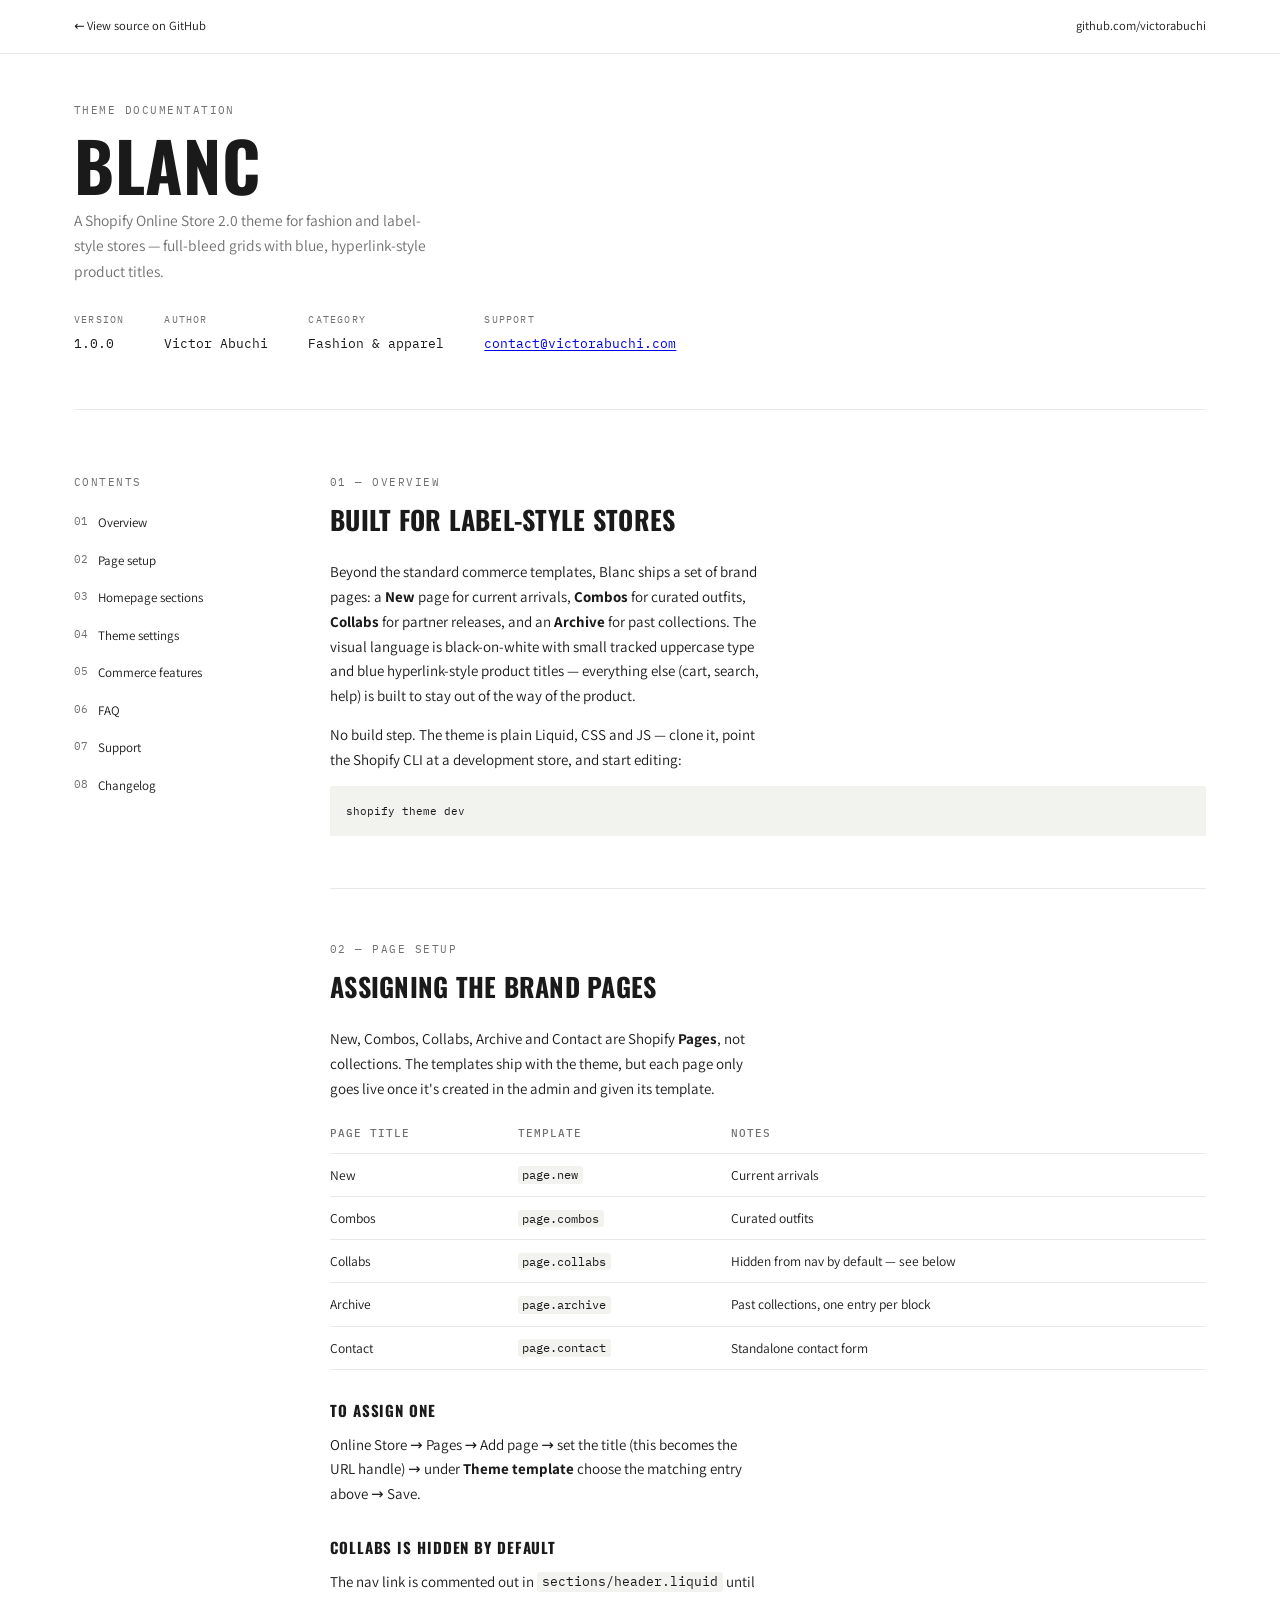
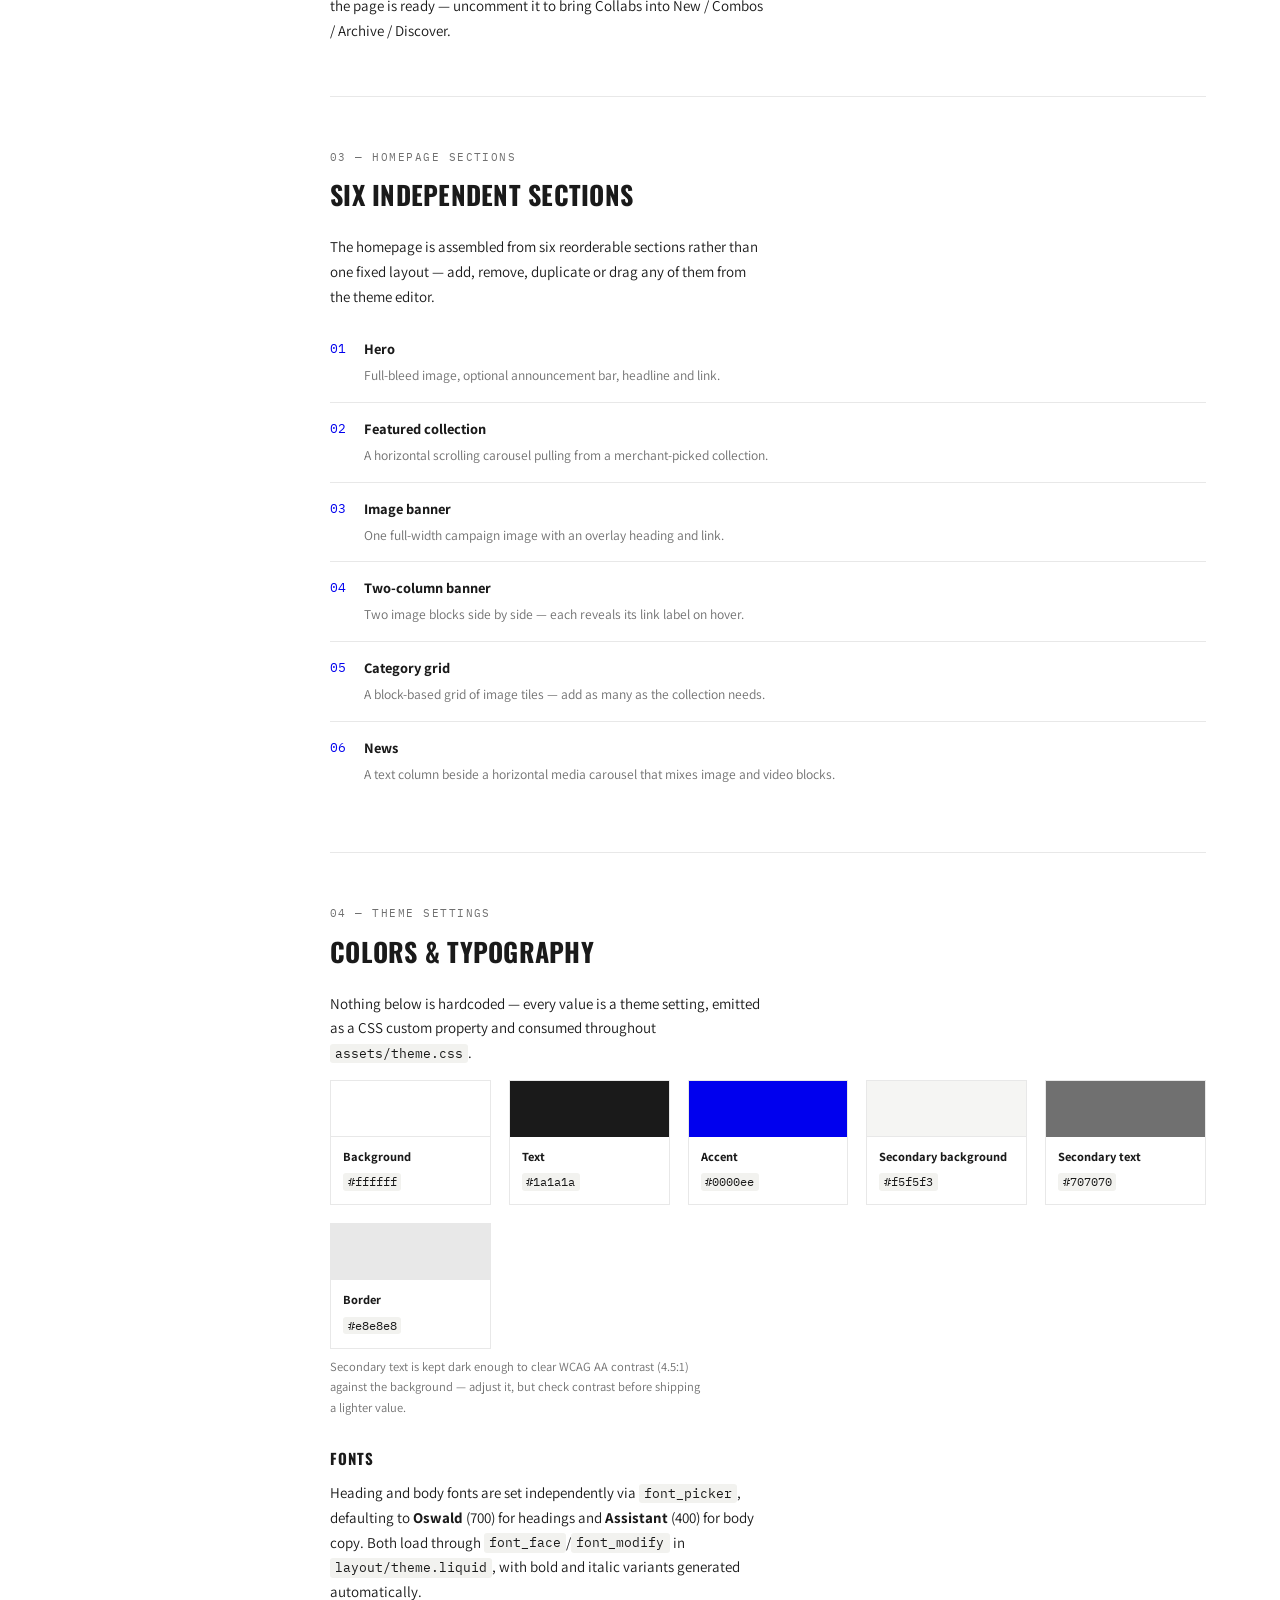
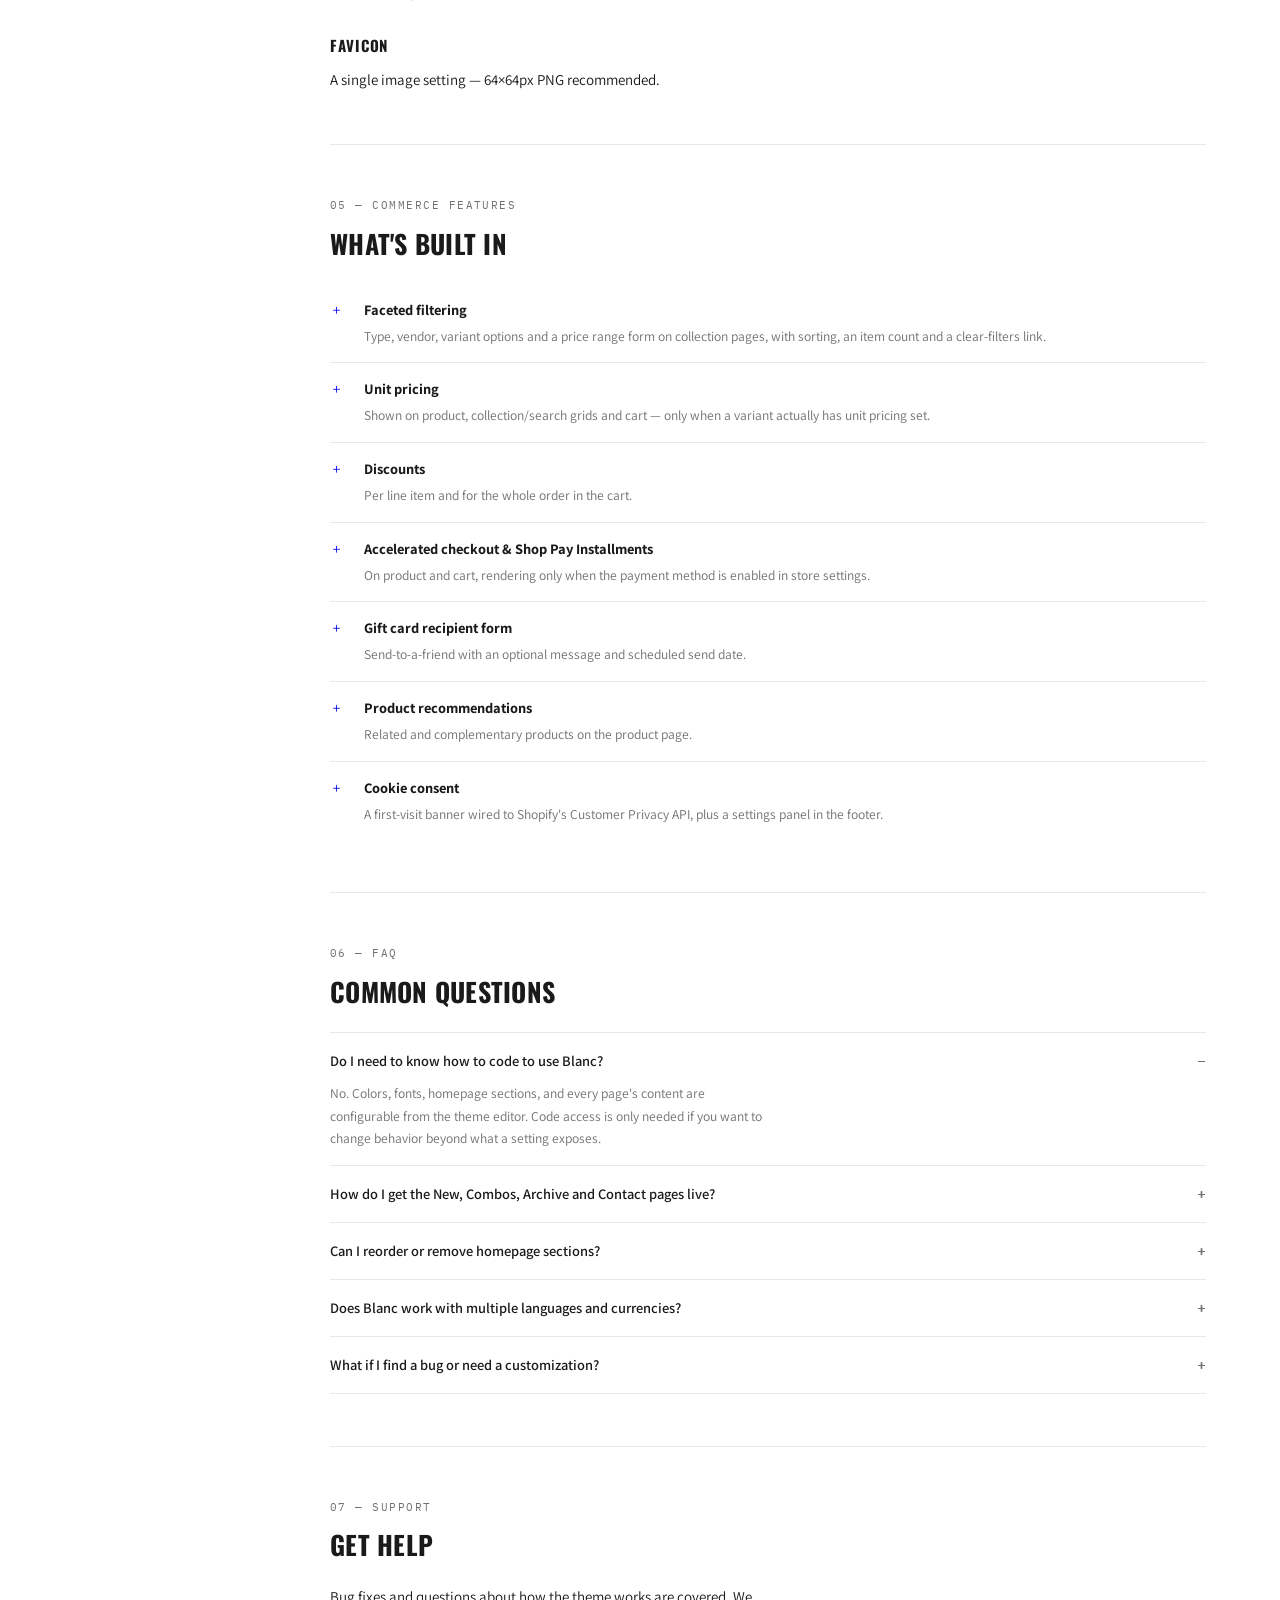
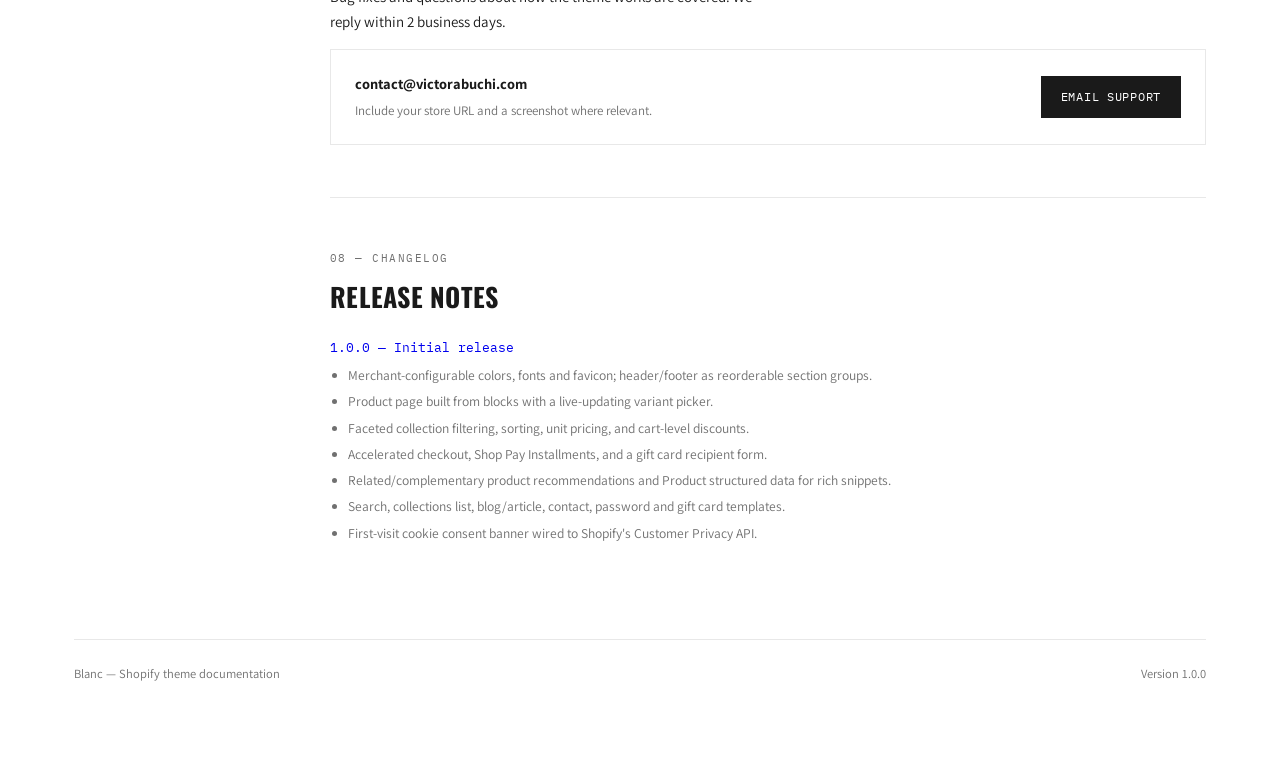
<file: docs/index.html>
<!DOCTYPE html>
<html lang="en">
<head>
<meta charset="UTF-8">
<meta name="viewport" content="width=device-width, initial-scale=1.0">
<title>Blanc Documentation</title>
<meta name="description" content="Setup guide, theme settings, features, and support for the Blanc Shopify theme.">
<link rel="preconnect" href="https://fonts.googleapis.com">
<link rel="preconnect" href="https://fonts.gstatic.com" crossorigin>
<link href="https://fonts.googleapis.com/css2?family=Oswald:wght@500;700&family=Assistant:wght@400;500;600&family=IBM+Plex+Mono:wght@500&display=swap" rel="stylesheet">
<style>
  :root {
    --bg: #ffffff;
    --surface: #f5f5f3;
    --surface-line: #e8e8e8;
    --ink: #1a1a1a;
    --ink-muted: #707070;
    --line: #e8e8e8;
    --accent: #0000ee;
    --accent-ink: #ffffff;
    --code-bg: #f2f2ef;
  }

  @media (prefers-color-scheme: dark) {
    :root:not([data-theme="light"]) {
      --bg: #121212;
      --surface: #1c1c1a;
      --surface-line: #2c2c2a;
      --ink: #f2f1ed;
      --ink-muted: #9c9c96;
      --line: #2c2c2a;
      --accent: #6e7bff;
      --accent-ink: #0c0c0c;
      --code-bg: #1a1a18;
    }
  }

  :root[data-theme="dark"] {
    --bg: #121212;
    --surface: #1c1c1a;
    --surface-line: #2c2c2a;
    --ink: #f2f1ed;
    --ink-muted: #9c9c96;
    --line: #2c2c2a;
    --accent: #6e7bff;
    --accent-ink: #0c0c0c;
    --code-bg: #1a1a18;
  }

  * { box-sizing: border-box; }
  html { color-scheme: light dark; }
  body { margin: 0; }

  body {
    background: var(--bg);
    color: var(--ink);
    font-family: 'Assistant', system-ui, sans-serif;
    font-size: 15px;
    line-height: 1.65;
    -webkit-font-smoothing: antialiased;
  }

  a { color: var(--accent); text-decoration-thickness: 1px; text-underline-offset: 2px; }
  a:focus-visible, button:focus-visible, summary:focus-visible { outline: 2px solid var(--accent); outline-offset: 2px; }

  .eyebrow {
    font-family: 'IBM Plex Mono', monospace;
    font-size: 10.5px;
    letter-spacing: 0.14em;
    text-transform: uppercase;
    color: var(--ink-muted);
  }

  h1, h2, h3 {
    font-family: 'Oswald', sans-serif;
    text-transform: uppercase;
    letter-spacing: 0.01em;
    text-wrap: balance;
    color: var(--ink);
    font-weight: 700;
  }

  .topbar {
    border-bottom: 1px solid var(--line);
  }
  .topbar__inner {
    max-width: 1180px;
    margin: 0 auto;
    padding: 16px 24px;
    display: flex;
    justify-content: space-between;
    align-items: center;
    font-size: 12.5px;
  }
  .topbar a {
    color: var(--ink);
    text-decoration: none;
    display: inline-flex;
    align-items: center;
    gap: 6px;
  }
  .topbar a:hover { color: var(--accent); }

  .shell {
    display: grid;
    grid-template-columns: 200px minmax(0, 1fr);
    gap: 56px;
    max-width: 1180px;
    margin: 0 auto;
    padding: 48px 24px 96px;
  }

  @media (max-width: 860px) {
    .shell { grid-template-columns: 1fr; gap: 32px; padding: 32px 20px 72px; }
  }

  /* ---- masthead ---- */
  .masthead {
    grid-column: 1 / -1;
    padding-bottom: 40px;
    border-bottom: 1px solid var(--line);
    margin-bottom: 8px;
  }

  .masthead__name {
    font-size: clamp(40px, 8vw, 68px);
    line-height: 0.95;
    margin: 14px 0 10px;
  }

  .masthead__tagline {
    max-width: 46ch;
    color: var(--ink-muted);
    font-size: 15.5px;
  }

  .spec-row {
    display: flex;
    flex-wrap: wrap;
    gap: 28px 40px;
    margin-top: 28px;
  }

  .spec {
    display: flex;
    flex-direction: column;
    gap: 4px;
  }

  .spec dt {
    font-family: 'IBM Plex Mono', monospace;
    font-size: 10px;
    letter-spacing: 0.12em;
    text-transform: uppercase;
    color: var(--ink-muted);
  }

  .spec dd {
    margin: 0;
    font-family: 'IBM Plex Mono', monospace;
    font-size: 13px;
    font-variant-numeric: tabular-nums;
  }

  /* ---- nav rail ---- */
  .rail { position: sticky; top: 32px; align-self: start; }
  .rail__title { margin-bottom: 14px; }
  .rail ol {
    list-style: none;
    margin: 0; padding: 0;
    display: flex;
    flex-direction: column;
    gap: 2px;
    counter-reset: toc;
  }
  .rail a {
    counter-increment: toc;
    display: flex;
    gap: 10px;
    padding: 7px 0;
    color: var(--ink);
    text-decoration: none;
    font-size: 13px;
  }
  .rail a::before {
    content: counter(toc, decimal-leading-zero);
    font-family: 'IBM Plex Mono', monospace;
    font-size: 11px;
    color: var(--ink-muted);
  }
  .rail a:hover { color: var(--accent); }

  @media (max-width: 860px) {
    .rail { position: static; }
    .rail ol { flex-direction: row; flex-wrap: wrap; gap: 4px 16px; }
    .rail a { padding: 4px 0; }
  }

  /* ---- sections ---- */
  main { min-width: 0; }
  section { padding-top: 52px; margin-top: 52px; border-top: 1px solid var(--line); scroll-margin-top: 24px; }
  section:first-of-type { padding-top: 0; margin-top: 0; border-top: none; }

  section > .eyebrow { margin-bottom: 8px; }
  section h2 { font-size: 26px; margin: 0 0 18px; }
  section h3 { font-size: 15px; letter-spacing: 0.06em; margin: 28px 0 10px; }

  p { margin: 0 0 14px; max-width: 62ch; }
  p:last-child { margin-bottom: 0; }

  code {
    font-family: 'IBM Plex Mono', monospace;
    font-size: 0.86em;
    background: var(--code-bg);
    padding: 0.1em 0.4em;
    border-radius: 3px;
  }

  pre {
    background: var(--code-bg);
    padding: 14px 16px;
    overflow-x: auto;
    font-family: 'IBM Plex Mono', monospace;
    font-size: 13px;
    margin: 0 0 14px;
  }
  pre code { background: none; padding: 0; }

  /* ---- feature list ---- */
  .feature-list { list-style: none; margin: 0; padding: 0; display: flex; flex-direction: column; }
  .feature-list li {
    display: grid;
    grid-template-columns: 22px 1fr;
    gap: 12px;
    padding: 14px 0;
    border-top: 1px solid var(--line);
  }
  .feature-list li:first-child { border-top: none; }
  .feature-list .mark { color: var(--accent); font-family: 'IBM Plex Mono', monospace; font-size: 13px; padding-top: 1px; }
  .feature-list strong { display: block; font-size: 14.5px; margin-bottom: 2px; }
  .feature-list span { color: var(--ink-muted); font-size: 13.5px; }

  /* ---- table ---- */
  .table-wrap { overflow-x: auto; }
  table { border-collapse: collapse; width: 100%; min-width: 480px; font-size: 13.5px; }
  th, td { text-align: left; padding: 10px 14px 10px 0; border-bottom: 1px solid var(--line); vertical-align: top; }
  th { font-family: 'IBM Plex Mono', monospace; font-size: 10.5px; letter-spacing: 0.1em; text-transform: uppercase; color: var(--ink-muted); font-weight: 500; }
  td code { white-space: nowrap; }

  /* ---- swatches ---- */
  .swatch-grid { display: grid; grid-template-columns: repeat(auto-fill, minmax(160px, 1fr)); gap: 18px; margin-bottom: 8px; }
  .swatch { border: 1px solid var(--line); }
  .swatch__color { height: 56px; }
  .swatch__meta { padding: 10px 12px; }
  .swatch__meta strong { display: block; font-size: 12.5px; margin-bottom: 2px; }
  .swatch__meta code { font-size: 11.5px; }

  /* ---- faq ---- */
  details {
    border-top: 1px solid var(--line);
    padding: 16px 0;
  }
  details:last-child { border-bottom: 1px solid var(--line); }
  summary {
    cursor: pointer;
    list-style: none;
    display: flex;
    align-items: baseline;
    justify-content: space-between;
    gap: 16px;
    font-size: 14.5px;
    font-weight: 600;
  }
  summary::-webkit-details-marker { display: none; }
  summary::after {
    content: '+';
    font-family: 'IBM Plex Mono', monospace;
    color: var(--ink-muted);
    flex-shrink: 0;
    transition: transform 0.15s;
  }
  details[open] summary::after { content: '\2212'; }
  details p { margin-top: 10px; color: var(--ink-muted); font-size: 13.5px; }

  /* ---- changelog ---- */
  .changelog dt {
    font-family: 'IBM Plex Mono', monospace;
    font-size: 13px;
    color: var(--accent);
    margin-top: 22px;
  }
  .changelog dt:first-child { margin-top: 0; }
  .changelog dd { margin: 6px 0 0; }
  .changelog ul { margin: 0; padding-left: 18px; color: var(--ink-muted); font-size: 13.5px; }
  .changelog li { margin-bottom: 4px; }

  /* ---- support card ---- */
  .support-card {
    border: 1px solid var(--line);
    padding: 22px 24px;
    display: flex;
    flex-wrap: wrap;
    gap: 20px 32px;
    align-items: center;
    justify-content: space-between;
  }
  .support-card a.button {
    display: inline-block;
    background: var(--ink);
    color: var(--bg);
    font-family: 'IBM Plex Mono', monospace;
    font-size: 12px;
    letter-spacing: 0.06em;
    text-transform: uppercase;
    padding: 11px 20px;
    text-decoration: none;
  }

  footer {
    grid-column: 1 / -1;
    margin-top: 24px;
    padding-top: 24px;
    border-top: 1px solid var(--line);
    color: var(--ink-muted);
    font-size: 12.5px;
    display: flex;
    justify-content: space-between;
    flex-wrap: wrap;
    gap: 8px;
  }
</style>
</head>
<body>

<div class="topbar">
  <div class="topbar__inner">
    <a href="https://github.com/victorabuchi/blanc">&larr; View source on GitHub</a>
    <a href="https://github.com/victorabuchi">github.com/victorabuchi</a>
  </div>
</div>

<div class="shell">
  <header class="masthead">
    <p class="eyebrow">Theme documentation</p>
    <h1 class="masthead__name">Blanc</h1>
    <p class="masthead__tagline">A Shopify Online Store 2.0 theme for fashion and label-style stores — full-bleed grids with blue, hyperlink-style product titles.</p>
    <dl class="spec-row">
      <div class="spec"><dt>Version</dt><dd>1.0.0</dd></div>
      <div class="spec"><dt>Author</dt><dd>Victor Abuchi</dd></div>
      <div class="spec"><dt>Category</dt><dd>Fashion &amp; apparel</dd></div>
      <div class="spec"><dt>Support</dt><dd><a href="mailto:contact@victorabuchi.com">contact@victorabuchi.com</a></dd></div>
    </dl>
  </header>

  <nav class="rail">
    <p class="eyebrow rail__title">Contents</p>
    <ol>
      <li><a href="#overview">Overview</a></li>
      <li><a href="#pages">Page setup</a></li>
      <li><a href="#homepage">Homepage sections</a></li>
      <li><a href="#settings">Theme settings</a></li>
      <li><a href="#features">Commerce features</a></li>
      <li><a href="#faq">FAQ</a></li>
      <li><a href="#support">Support</a></li>
      <li><a href="#changelog">Changelog</a></li>
    </ol>
  </nav>

  <main>

    <section id="overview">
      <p class="eyebrow">01 — Overview</p>
      <h2>Built for label-style stores</h2>
      <p>Beyond the standard commerce templates, Blanc ships a set of brand pages: a <strong>New</strong> page for current arrivals, <strong>Combos</strong> for curated outfits, <strong>Collabs</strong> for partner releases, and an <strong>Archive</strong> for past collections. The visual language is black-on-white with small tracked uppercase type and blue hyperlink-style product titles — everything else (cart, search, help) is built to stay out of the way of the product.</p>
      <p>No build step. The theme is plain Liquid, CSS and JS — clone it, point the Shopify CLI at a development store, and start editing:</p>
      <pre><code>shopify theme dev</code></pre>
    </section>

    <section id="pages">
      <p class="eyebrow">02 — Page setup</p>
      <h2>Assigning the brand pages</h2>
      <p>New, Combos, Collabs, Archive and Contact are Shopify <strong>Pages</strong>, not collections. The templates ship with the theme, but each page only goes live once it's created in the admin and given its template.</p>
      <div class="table-wrap">
        <table>
          <thead><tr><th>Page title</th><th>Template</th><th>Notes</th></tr></thead>
          <tbody>
            <tr><td>New</td><td><code>page.new</code></td><td>Current arrivals</td></tr>
            <tr><td>Combos</td><td><code>page.combos</code></td><td>Curated outfits</td></tr>
            <tr><td>Collabs</td><td><code>page.collabs</code></td><td>Hidden from nav by default — see below</td></tr>
            <tr><td>Archive</td><td><code>page.archive</code></td><td>Past collections, one entry per block</td></tr>
            <tr><td>Contact</td><td><code>page.contact</code></td><td>Standalone contact form</td></tr>
          </tbody>
        </table>
      </div>
      <h3>To assign one</h3>
      <p>Online Store → Pages → Add page → set the title (this becomes the URL handle) → under <strong>Theme template</strong> choose the matching entry above → Save.</p>
      <h3>Collabs is hidden by default</h3>
      <p>The nav link is commented out in <code>sections/header.liquid</code> until the page is ready — uncomment it to bring Collabs into New / Combos / Archive / Discover.</p>
    </section>

    <section id="homepage">
      <p class="eyebrow">03 — Homepage sections</p>
      <h2>Six independent sections</h2>
      <p>The homepage is assembled from six reorderable sections rather than one fixed layout — add, remove, duplicate or drag any of them from the theme editor.</p>
      <ul class="feature-list">
        <li><span class="mark">01</span><div><strong>Hero</strong><span>Full-bleed image, optional announcement bar, headline and link.</span></div></li>
        <li><span class="mark">02</span><div><strong>Featured collection</strong><span>A horizontal scrolling carousel pulling from a merchant-picked collection.</span></div></li>
        <li><span class="mark">03</span><div><strong>Image banner</strong><span>One full-width campaign image with an overlay heading and link.</span></div></li>
        <li><span class="mark">04</span><div><strong>Two-column banner</strong><span>Two image blocks side by side — each reveals its link label on hover.</span></div></li>
        <li><span class="mark">05</span><div><strong>Category grid</strong><span>A block-based grid of image tiles — add as many as the collection needs.</span></div></li>
        <li><span class="mark">06</span><div><strong>News</strong><span>A text column beside a horizontal media carousel that mixes image and video blocks.</span></div></li>
      </ul>
    </section>

    <section id="settings">
      <p class="eyebrow">04 — Theme settings</p>
      <h2>Colors &amp; typography</h2>
      <p>Nothing below is hardcoded — every value is a theme setting, emitted as a CSS custom property and consumed throughout <code>assets/theme.css</code>.</p>
      <div class="swatch-grid">
        <div class="swatch"><div class="swatch__color" style="background:#ffffff;border-bottom:1px solid var(--line)"></div><div class="swatch__meta"><strong>Background</strong><code>#ffffff</code></div></div>
        <div class="swatch"><div class="swatch__color" style="background:#1a1a1a"></div><div class="swatch__meta"><strong>Text</strong><code>#1a1a1a</code></div></div>
        <div class="swatch"><div class="swatch__color" style="background:#0000ee"></div><div class="swatch__meta"><strong>Accent</strong><code>#0000ee</code></div></div>
        <div class="swatch"><div class="swatch__color" style="background:#f5f5f3;border-bottom:1px solid var(--line)"></div><div class="swatch__meta"><strong>Secondary background</strong><code>#f5f5f3</code></div></div>
        <div class="swatch"><div class="swatch__color" style="background:#707070"></div><div class="swatch__meta"><strong>Secondary text</strong><code>#707070</code></div></div>
        <div class="swatch"><div class="swatch__color" style="background:#e8e8e8"></div><div class="swatch__meta"><strong>Border</strong><code>#e8e8e8</code></div></div>
      </div>
      <p style="font-size:12.5px;color:var(--ink-muted)">Secondary text is kept dark enough to clear WCAG AA contrast (4.5:1) against the background — adjust it, but check contrast before shipping a lighter value.</p>
      <h3>Fonts</h3>
      <p>Heading and body fonts are set independently via <code>font_picker</code>, defaulting to <strong>Oswald</strong> (700) for headings and <strong>Assistant</strong> (400) for body copy. Both load through <code>font_face</code>/<code>font_modify</code> in <code>layout/theme.liquid</code>, with bold and italic variants generated automatically.</p>
      <h3>Favicon</h3>
      <p>A single image setting — 64×64px PNG recommended.</p>
    </section>

    <section id="features">
      <p class="eyebrow">05 — Commerce features</p>
      <h2>What's built in</h2>
      <ul class="feature-list">
        <li><span class="mark">＋</span><div><strong>Faceted filtering</strong><span>Type, vendor, variant options and a price range form on collection pages, with sorting, an item count and a clear-filters link.</span></div></li>
        <li><span class="mark">＋</span><div><strong>Unit pricing</strong><span>Shown on product, collection/search grids and cart — only when a variant actually has unit pricing set.</span></div></li>
        <li><span class="mark">＋</span><div><strong>Discounts</strong><span>Per line item and for the whole order in the cart.</span></div></li>
        <li><span class="mark">＋</span><div><strong>Accelerated checkout &amp; Shop Pay Installments</strong><span>On product and cart, rendering only when the payment method is enabled in store settings.</span></div></li>
        <li><span class="mark">＋</span><div><strong>Gift card recipient form</strong><span>Send-to-a-friend with an optional message and scheduled send date.</span></div></li>
        <li><span class="mark">＋</span><div><strong>Product recommendations</strong><span>Related and complementary products on the product page.</span></div></li>
        <li><span class="mark">＋</span><div><strong>Cookie consent</strong><span>A first-visit banner wired to Shopify's Customer Privacy API, plus a settings panel in the footer.</span></div></li>
      </ul>
    </section>

    <section id="faq">
      <p class="eyebrow">06 — FAQ</p>
      <h2>Common questions</h2>

      <details open>
        <summary>Do I need to know how to code to use Blanc?</summary>
        <p>No. Colors, fonts, homepage sections, and every page's content are configurable from the theme editor. Code access is only needed if you want to change behavior beyond what a setting exposes.</p>
      </details>
      <details>
        <summary>How do I get the New, Combos, Archive and Contact pages live?</summary>
        <p>They're Shopify Pages, not automatic — see <a href="#pages">Page setup</a> above for the exact template to assign each one.</p>
      </details>
      <details>
        <summary>Can I reorder or remove homepage sections?</summary>
        <p>Yes — all six are independent, editor-managed sections. Drag to reorder, or use "Add section" to bring in more of the same type (a second Featured collection, another Image banner, and so on).</p>
      </details>
      <details>
        <summary>Does Blanc work with multiple languages and currencies?</summary>
        <p>Yes — it uses Shopify's standard localization and markets features throughout, with no theme-side configuration required beyond what Shopify's admin already provides.</p>
      </details>
      <details>
        <summary>What if I find a bug or need a customization?</summary>
        <p>Bug reports and usage questions go to the support email below and get a response within 2 business days. Custom coding work beyond the theme's built-in settings isn't included, but we're happy to point you to a Shopify Partner if you need it — always duplicate the theme before editing code directly.</p>
      </details>
    </section>

    <section id="support">
      <p class="eyebrow">07 — Support</p>
      <h2>Get help</h2>
      <p>Bug fixes and questions about how the theme works are covered. We reply within 2 business days.</p>
      <div class="support-card">
        <div>
          <strong style="display:block;font-size:14.5px;margin-bottom:2px">contact@victorabuchi.com</strong>
          <span style="color:var(--ink-muted);font-size:13px">Include your store URL and a screenshot where relevant.</span>
        </div>
        <a class="button" href="mailto:contact@victorabuchi.com">Email support</a>
      </div>
    </section>

    <section id="changelog">
      <p class="eyebrow">08 — Changelog</p>
      <h2>Release notes</h2>
      <dl class="changelog">
        <dt>1.0.0 — Initial release</dt>
        <dd>
          <ul>
            <li>Merchant-configurable colors, fonts and favicon; header/footer as reorderable section groups.</li>
            <li>Product page built from blocks with a live-updating variant picker.</li>
            <li>Faceted collection filtering, sorting, unit pricing, and cart-level discounts.</li>
            <li>Accelerated checkout, Shop Pay Installments, and a gift card recipient form.</li>
            <li>Related/complementary product recommendations and Product structured data for rich snippets.</li>
            <li>Search, collections list, blog/article, contact, password and gift card templates.</li>
            <li>First-visit cookie consent banner wired to Shopify's Customer Privacy API.</li>
          </ul>
        </dd>
      </dl>
    </section>

  </main>

  <footer>
    <span>Blanc — Shopify theme documentation</span>
    <span>Version 1.0.0</span>
  </footer>
</div>
</body>
</html>
</file>
